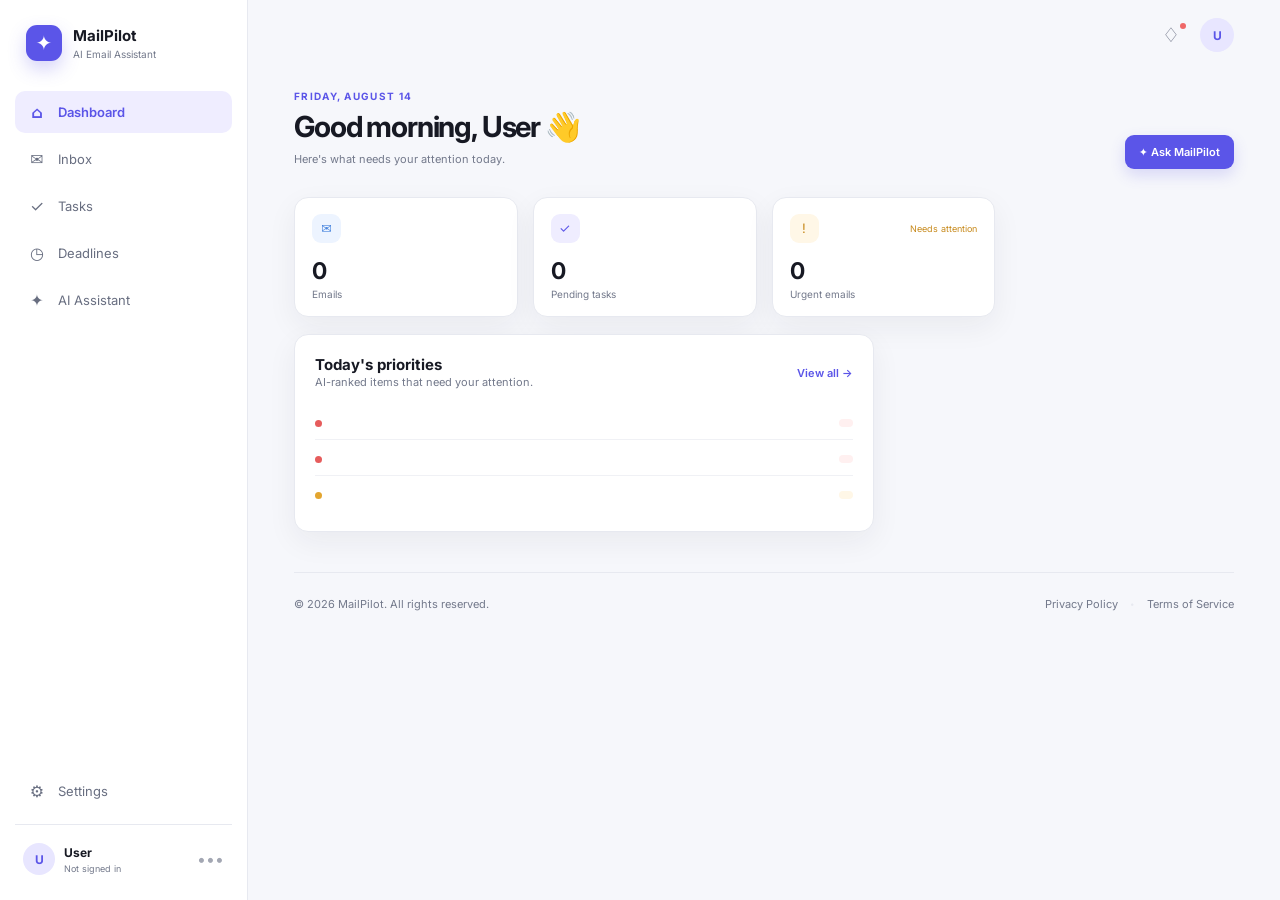
<file: InboxAI_frontend/index.html>
<!DOCTYPE html>
<html lang="en">
<head>
  <meta charset="UTF-8">
  <meta name="google-site-verification" content="tczHTv8WbBc2ohJzLYMNwss6LlOpubU6z75DP9boVTQ" />
  <meta name="viewport" content="width=device-width, initial-scale=1.0">
  <title>MailPilot — AI Email Assistant</title>
  <link rel="stylesheet" href="style.css">
  <link rel="preconnect" href="https://fonts.googleapis.com">
  <link rel="preconnect" href="https://fonts.gstatic.com" crossorigin>
  <link href="https://fonts.googleapis.com/css2?family=Inter:wght@400;500;600;700&display=swap" rel="stylesheet">
</head>
<body>
  <div class="app-shell">
    <aside class="sidebar">
      <div class="brand">
        <div class="brand-icon">✦</div>
        <div>
          <strong>MailPilot</strong>
          <span>AI Email Assistant</span>
        </div>
      </div>

      <nav class="nav">
        <button class="nav-item active" data-page="dashboard"><span>⌂</span> Dashboard</button>
        <button class="nav-item" data-page="inbox"><span>✉</span> Inbox </button>
        <button class="nav-item" data-page="tasks"><span>✓</span> Tasks </button>
        <button class="nav-item" data-page="deadlines"><span>◷</span> Deadlines</button>
        <button class="nav-item" data-page="assistant"><span>✦</span> AI Assistant</button>
      </nav>

      <div class="sidebar-bottom">
        <button class="nav-item" data-page="settings"><span>⚙</span> Settings</button>
        <div class="profile">
  <div class="avatar" id="userAvatar">U</div>

  <div>
    <strong class="user-name">User</strong>
    <span class="user-email">Loading...</span>
  </div>

  <button class="logout-btn" id="logoutBtn" type="button">Log out</button>
  <span class="dots">•••</span>
</div>
      </div>
    </aside>

    <main class="main">
      <header class="topbar">
        <div class="mobile-brand">✦ MailPilot</div>
        <div class="top-actions">
          <button class="icon-btn" title="Notifications">♢<i></i></button>
          <div class="top-avatar" id="topAvatar">U</div>
        </div>
      </header>

      <section id="dashboard" class="page active-page">
        <div class="page-heading">
          <div>
            <p class="eyebrow">FRIDAY, AUGUST 14</p>
            <h1>Good morning, <span class="user-name">User</span> <span>👋</span></h1>
            <p class="muted">Here's what needs your attention today.</p>
          </div>
          <button class="primary-btn" data-page-target="assistant">✦ Ask MailPilot</button>
        </div>

        <div class="stats-grid">
          <div class="stat-card"><div class="stat-top"><span class="stat-icon blue">✉</span></div><strong id="email-count">0</strong><span>Emails</span></div>
          <div class="stat-card"><div class="stat-top"><span class="stat-icon purple">✓</span></div><strong id="pending_tasks">0</strong><span>Pending tasks</span></div>
          <div class="stat-card"><div class="stat-top"><span class="stat-icon orange">!</span><span class="trend warning">Needs attention</span></div><strong id="urgent-emails">0</strong><span>Urgent emails</span></div>
          <!-- <div class="stat-card"><div class="stat-top"><span class="stat-icon green">◷</span><span class="trend">Next: tomorrow</span></div><strong>4</strong><span>Upcoming deadlines</span></div> -->
        </div>

        <div class="content-grid">
          <div class="panel">
            <div class="panel-head"><div><h2>Today's priorities</h2><p class="muted">AI-ranked items that need your attention.</p></div><button class="text-btn" data-page-target="tasks">View all →</button></div>
            <div class="priority-list">
              <div class="priority-item"><span class="priority-dot high"></span><div><strong></strong><p></p></div><span class="tag red"></span></div>
              <div class="priority-item"><span class="priority-dot high"></span><div><strong></strong><p></p></div><span class="tag red"></span></div>
              <div class="priority-item"><span class="priority-dot medium"></span><div><strong></strong><p></p></div><span class="tag amber"></span></div>
            </div>
          </div>

          <!-- <div class="panel ai-card">
            <div class="ai-glow"></div>
            <div class="ai-header"><div class="ai-logo">✦</div><div><h2>MailPilot insight</h2><p>Based on your inbox today</p></div></div>
            <p class="insight">You have <strong>3 urgent emails</strong> and <strong>2 deadlines</strong> coming up. I recommend replying to the internship email first.</p>
            <button class="secondary-btn" data-page-target="assistant">Ask about my inbox →</button>
          </div> -->
        </div>
      </section>

      <section id="inbox" class="page">
        <div class="page-heading compact">
          <div>
            <p class="eyebrow">YOUR MAIL</p>
            <h1>Inbox <span class="badge-coming-soon">✨ Live Sync (Coming Soon)</span></h1>
            <p class="muted" id="inboxSubtitle">0 messages · no pending items</p>
          </div>
          <div style="display:flex; gap:8px;">
            <button class="secondary-btn feature-badge-btn" id="connectGmailBtn">🔌 Connect Gmail</button>
            <button class="primary-btn" data-page-target="assistant">✦ Ask AI</button>
          </div>
        </div>

        <!-- <div class="future-features-banner">
          <div class="future-icon">🚀</div>
          <div>
            <strong>Future Inbox Features (v2.0 Roadmap)</strong>
            <p>Real-time Gmail OAuth sync, automated AI reply drafting, and multi-inbox smart rules are coming soon!</p>
          </div>
          <span class="tag-soon">Coming Soon</span>
        </div> -->

        <div class="search-row"><div class="search-box">⌕ <input id="emailSearch" placeholder="Search emails..."></div><button class="filter-btn">☷ Filter</button></div>
        <div class="panel email-list" id="emailList">
          <!-- Real user emails and AI analyzed items appear here dynamically -->
        </div>
      </section>

      <section id="tasks" class="page">
        <div class="page-heading compact"><div><p class="eyebrow">ACTION ITEMS</p><h1>Tasks</h1><p class="muted">Tasks automatically extracted from your emails.</p></div></div>
        <div class="task-columns">
          <div class="panel">
              <div class="panel-head">
                  <h2>To do <span class="count" id="todo-count">0</span></h2>
              </div>

              <div id="todo-list">
                  <!-- Tasks will appear here -->
              </div>
          </div>
          <div class="panel">
            <div class="panel-head"><h2>Completed <span class="count" id="completed-count">0</span></h2></div>
            <div id="completed-list">
              <!-- Completed tasks will appear here dynamically -->
            </div>
          </div>
        </div>
      </section>

      <section id="deadlines" class="page">
        <div class="page-heading compact"><div><p class="eyebrow">TIME SENSITIVE</p><h1>Deadlines</h1><p class="muted">Upcoming dates detected from your emails.</p></div></div>
        <div class="deadline-grid" id="deadlineGrid">
          <!-- Dynamic deadlines sorted by priority will appear here -->
        </div>
      </section>

      <section id="assistant" class="page">
        <div class="page-heading compact"><div><p class="eyebrow">YOUR AI COPILOT</p><h1>AI Assistant</h1><p class="muted">Ask questions about your inbox and tasks.</p></div></div>
        <div class="chat-shell panel">
          <div class="chat-messages" id="chatMessages">
            <div class="message ai"><div class="chat-avatar">✦</div><div><span class="message-name">MailPilot</span><div class="bubble">Hi <span class="user-name">User</span>! I'm your MailPilot assistant.</div></div></div>
            
            <!-- <div class="quick-prompts"><button>What needs my attention today?</button><button>Show my urgent emails</button><button>What tasks are due tomorrow?</button></div> -->
          </div>
          <form class="chat-input" id="chatForm"><input id="chatInput" autocomplete="off" placeholder="Ask MailPilot anything..."><button type="submit">➤</button></form>
        </div>
      </section>

      <!-- <section id="settings" class="page">
        <div class="page-heading compact"><div><p class="eyebrow">PREFERENCES</p><h1>Settings</h1><p class="muted">Manage your MailPilot experience.</p></div></div>
        <div class="panel settings-panel">
          <div class="setting-row"><div><strong>AI priority detection</strong><p>Let MailPilot identify urgent messages automatically.</p></div><label class="switch"><input type="checkbox" checked><span></span></label></div>
          <div class="setting-row"><div><strong>Task extraction</strong><p>Automatically create tasks from email requests and deadlines.</p></div><label class="switch"><input type="checkbox" checked><span></span></label></div>
          <div class="setting-row"><div><strong>Daily inbox summary</strong><p>Get a morning summary of important emails and tasks.</p></div><label class="switch"><input type="checkbox" checked><span></span></label></div>
        </div>
      </section> -->

      <footer class="app-footer">
        <span>© 2026 MailPilot. All rights reserved.</span>
        <div class="footer-links">
          <a href="/privacy-policy" class="footer-link">Privacy Policy</a>
          <span class="footer-divider">•</span>
          <a href="/terms" class="footer-link">Terms of Service</a>
        </div>
      </footer>
    </main>
  </div>
  <script src="script.js"></script>
</body>
</html>
</file>
<file: InboxAI_frontend/style.css>
:root {
  --bg: #f6f7fb;
  --surface: #ffffff;
  --surface-2: #f9fafc;
  --border: #e7e9f0;
  --text: #171923;
  --muted: #73798b;
  --primary: #5b55e8;
  --primary-dark: #4842d1;
  --purple-soft: #efedff;
  --red: #e05252;
  --red-soft: #fff0f0;
  --amber: #c7891b;
  --amber-soft: #fff7e7;
  --green: #2c9a67;
  --shadow: 0 10px 30px rgba(31, 35, 50, .06);
}
* { box-sizing: border-box; }
body { margin: 0; font-family: Inter, system-ui, sans-serif; color: var(--text); background: var(--bg); }
button, input { font: inherit; }
button { cursor: pointer; }
.app-shell { min-height: 100vh; display: flex; }
.sidebar { width: 248px; position: fixed; inset: 0 auto 0 0; background: var(--surface); border-right: 1px solid var(--border); padding: 25px 15px; display: flex; flex-direction: column; z-index: 5; }
.brand { display: flex; gap: 11px; align-items: center; padding: 0 11px 30px; }
.brand-icon { width: 36px; height: 36px; border-radius: 11px; display: grid; place-items: center; background: var(--primary); color: white; font-size: 20px; box-shadow: 0 8px 18px rgba(91,85,232,.25); }
.brand strong { display: block; font-size: 15px; }
.brand span { display: block; font-size: 10px; color: var(--muted); margin-top: 3px; }
.nav { display: grid; gap: 5px; }
.nav-item { border: 0; background: transparent; color: #686e80; text-align: left; padding: 11px 13px; border-radius: 10px; display: flex; align-items: center; gap: 12px; font-size: 13px; transition: .2s; }
.nav-item:hover { background: var(--surface-2); color: var(--text); }
.nav-item.active { background: var(--purple-soft); color: var(--primary); font-weight: 600; }
.nav-item span { width: 18px; text-align: center; font-size: 16px; }
.nav-item b { margin-left: auto; font-size: 10px; background: #f0f1f5; color: #777d8e; padding: 3px 7px; border-radius: 10px; }
.sidebar-bottom { margin-top: auto; }
.profile { border-top: 1px solid var(--border); padding: 18px 8px 0; margin-top: 12px; display: flex; align-items: center; gap: 9px; }
.avatar, .top-avatar, .chat-avatar { display: grid; place-items: center; border-radius: 50%; background: #e8e6ff; color: var(--primary); font-weight: 700; }
.avatar { width: 32px; height: 32px; font-size: 12px; }
.profile strong { display: block; font-size: 12px; }
.profile span:not(.dots) { display: block; font-size: 9px; color: var(--muted); margin-top: 3px; }
.logout-btn { border: 0; background: transparent; color: var(--muted); font-size: 9px; padding: 4px; cursor: pointer; }
.logout-btn:hover { color: var(--red); }
.dots { margin-left: auto; color: #a3a7b3; }
.main { margin-left: 248px; width: calc(100% - 248px); padding: 0 46px 50px; }
.topbar { height: 70px; display: flex; justify-content: flex-end; align-items: center; }
.top-actions { display: flex; align-items: center; gap: 14px; }
.icon-btn { position: relative; border: 0; background: transparent; font-size: 20px; color: #72778a; }
.icon-btn i { position: absolute; width: 6px; height: 6px; border-radius: 50%; background: #ef6868; top: 1px; right: 0; }
.top-avatar { width: 34px; height: 34px; font-size: 12px; }
.mobile-brand { display: none; }
.page { display: none; max-width: 1180px; margin: auto; }
.active-page { display: block; }
.page-heading { display: flex; justify-content: space-between; align-items: end; gap: 20px; margin: 20px 0 28px; }
.page-heading.compact { margin-bottom: 25px; }
.eyebrow { font-size: 10px; letter-spacing: .13em; font-weight: 700; color: var(--primary); margin: 0 0 7px; }
h1 { font-size: 29px; letter-spacing: -.04em; margin: 0 0 7px; }
h2 { font-size: 15px; margin: 0; }
h3 { font-size: 14px; margin: 7px 0; }
.muted { color: var(--muted); font-size: 11px; margin: 0; line-height: 1.6; }
.primary-btn, .secondary-btn, .text-btn, .filter-btn { border: 0; border-radius: 9px; padding: 10px 14px; font-size: 11px; font-weight: 600; }
.primary-btn { background: var(--primary); color: white; box-shadow: 0 6px 15px rgba(91,85,232,.2); }
.primary-btn:hover { background: var(--primary-dark); }
.secondary-btn, .filter-btn { background: var(--surface); color: var(--primary); border: 1px solid #dddafa; }
.text-btn { background: transparent; color: var(--primary); padding-right: 0; }
.stats-grid { display: grid; grid-template-columns: repeat(4, 1fr); gap: 15px; margin-bottom: 17px; }
.stat-card, .panel { background: var(--surface); border: 1px solid var(--border); border-radius: 14px; box-shadow: var(--shadow); }
.stat-card { padding: 16px 17px; }
.stat-top { display: flex; justify-content: space-between; align-items: center; margin-bottom: 14px; }
.stat-icon { width: 29px; height: 29px; display: grid; place-items: center; border-radius: 9px; font-size: 13px; }
.blue { background: #edf4ff; color: #4b87df; } .purple { background: var(--purple-soft); color: var(--primary); } .orange { background: var(--amber-soft); color: var(--amber); } .green { background: #eaf8f1; color: var(--green); }
.stat-card > strong { display: block; font-size: 23px; letter-spacing: -.04em; }
.stat-card > span:last-child { display: block; color: var(--muted); font-size: 10px; margin-top: 3px; }
.trend { font-size: 9px; color: var(--green); } .trend.warning { color: var(--amber); }
.content-grid { display: grid; grid-template-columns: 1.35fr .8fr; gap: 17px; margin-bottom: 17px; }
.panel { padding: 20px; }
.panel-head { display: flex; justify-content: space-between; align-items: center; gap: 15px; margin-bottom: 16px; }
.priority-list { display: grid; gap: 3px; }
.priority-item { display: grid; grid-template-columns: 8px 1fr auto; gap: 12px; align-items: center; padding: 12px 0; border-bottom: 1px solid #f0f1f5; }
.priority-item:last-child { border-bottom: 0; }
.priority-dot { width: 7px; height: 7px; border-radius: 50%; }
.priority-dot.high { background: #e65c5c; } .priority-dot.medium { background: #e3a52f; }
.priority-item strong { font-size: 11px; display: block; } .priority-item p { font-size: 9px; color: var(--muted); margin: 4px 0 0; }
.tag { font-size: 8px; font-weight: 700; border-radius: 20px; padding: 4px 7px; white-space: nowrap; }
.tag.red { color: var(--red); background: var(--red-soft); } .tag.amber { color: var(--amber); background: var(--amber-soft); }
.ai-card { position: relative; overflow: hidden; background: linear-gradient(145deg, #f7f6ff, #fff); }
.ai-glow { position: absolute; width: 130px; height: 130px; border-radius: 50%; background: #e5e2ff; filter: blur(20px); right: -40px; top: -50px; opacity: .8; }
.ai-header { display: flex; gap: 10px; align-items: center; position: relative; }
.ai-logo { width: 32px; height: 32px; border-radius: 10px; background: var(--primary); color: white; display: grid; place-items: center; }
.ai-header p { margin: 3px 0 0; font-size: 9px; color: var(--muted); }
.insight { font-size: 11px; line-height: 1.8; color: #555b6d; margin: 18px 0; position: relative; }
.recent-panel { padding-bottom: 5px; }
.email-table { margin: 0 -5px; }
.email-row { display: grid; grid-template-columns: 34px 1.1fr 2fr auto 60px; gap: 12px; align-items: center; padding: 13px 7px; border-top: 1px solid #f0f1f5; }
.sender-avatar { width: 32px; height: 32px; border-radius: 10px; display: grid; place-items: center; font-size: 11px; font-weight: 700; }
.purple-bg { background: #eeebff; color: #675fe3; } .blue-bg { background: #e8f2ff; color: #4a82d7; } .green-bg { background: #e9f8f0; color: #2b9363; }
.email-main strong, .email-main span { display: block; } .email-main strong { font-size: 10px; } .email-main span { color: #555b6c; font-size: 10px; margin-top: 3px; }
.email-preview { color: var(--muted); font-size: 9px; overflow: hidden; white-space: nowrap; text-overflow: ellipsis; }
.email-time { color: var(--muted); font-size: 8px; text-align: right; }
.email-card { display: flex; gap: 13px; padding: 17px; border-bottom: 1px solid #f0f1f5; transition: .2s; }
.email-card:hover { background: var(--surface-2); }
.email-card:last-child { border-bottom: 0; }
.email-body { flex: 1; min-width: 0; }
.email-line { display: flex; justify-content: space-between; font-size: 10px; color: var(--muted); }
.email-line strong { color: var(--text); }
.email-body p { font-size: 10px; color: var(--muted); margin: 0; line-height: 1.6; }
.email-meta { display: flex; gap: 13px; margin-top: 10px; font-size: 8px; color: var(--muted); align-items: center; }
.search-row { display: flex; gap: 9px; margin-bottom: 13px; }
.search-box { flex: 1; background: var(--surface); border: 1px solid var(--border); border-radius: 9px; padding: 10px 13px; color: #9ca1af; }
.search-box input { border: 0; outline: 0; margin-left: 7px; width: 90%; font-size: 11px; }
.email-list { padding: 0; }
.empty-feature { background: var(--surface); border: 1px solid var(--border); border-radius: 14px; padding: 70px 20px; text-align: center; box-shadow: var(--shadow); }
.big-icon { width: 52px; height: 52px; border-radius: 16px; background: var(--purple-soft); color: var(--primary); display: grid; place-items: center; margin: 0 auto 15px; font-size: 22px; }
.empty-feature h2 { font-size: 17px; margin-bottom: 7px; }
.empty-feature p { color: var(--muted); font-size: 10px; margin-bottom: 20px; }
.task-columns { display: grid; grid-template-columns: 1fr 1fr; gap: 17px; }
.count { background: #f0f1f5; color: var(--muted); padding: 3px 7px; border-radius: 10px; font-size: 9px; margin-left: 5px; }
.task { display: flex; gap: 10px; align-items: center; border-top: 1px solid #f0f1f5; padding: 14px 0; }
.task input { accent-color: var(--primary); }
.task > div { flex: 1; }
.task strong { display: block; font-size: 10px; } .task p { color: var(--muted); font-size: 8px; margin: 4px 0 0; }
.delete-task-btn { border: 0; background: transparent; color: var(--red); padding: 5px; font-size: 15px; line-height: 1; opacity: .85; }
.delete-task-btn:hover { opacity: 1; background: var(--red-soft); border-radius: 6px; }
.delete-task-btn:disabled { cursor: wait; opacity: .45; }
.task.done strong { text-decoration: line-through; color: #9da1ad; }
.deadline-grid { display: grid; grid-template-columns: repeat(3, 1fr); gap: 15px; }
.deadline-card { padding: 22px; border-radius: 14px; border: 1px solid var(--border); background: var(--surface); box-shadow: var(--shadow); position: relative; }
.deadline-card span.date-tag { color: var(--primary); font-size: 10px; font-weight: 700; }
.deadline-card strong { display: block; margin: 12px 0 6px; font-size: 13px; }
.deadline-card p { color: var(--muted); font-size: 9px; margin: 0; line-height: 1.5; }
.deadline-card.urgent, .deadline-card.high-priority { border-left: 4px solid var(--red); }
.deadline-card.medium-priority { border-left: 4px solid var(--amber); }
.deadline-card.low-priority { border-left: 4px solid var(--green); }
.deadline-card-top { display: flex; justify-content: space-between; align-items: center; }
.empty-deadlines { grid-column: 1 / -1; text-align: center; padding: 60px 20px; background: var(--surface); border: 1px solid var(--border); border-radius: 14px; color: var(--muted); font-size: 11px; }
.chat-shell { padding: 0; overflow: hidden; height: 610px; display: flex; flex-direction: column; }
.chat-messages { flex: 1; padding: 25px; overflow-y: auto; }
.message { display: flex; gap: 10px; margin-bottom: 18px; max-width: 80%; }
.message.user { margin-left: auto; flex-direction: row-reverse; }
.chat-avatar { width: 30px; height: 30px; flex: 0 0 30px; background: var(--primary); color: white; font-size: 12px; }
.message-name { display: block; font-size: 9px; color: var(--muted); margin: 0 0 5px; }
.bubble { padding: 11px 13px; background: #f4f3ff; border-radius: 5px 12px 12px 12px; font-size: 10px; line-height: 1.7; }
.user .bubble { background: var(--primary); color: white; border-radius: 12px 5px 12px 12px; }
.quick-prompts { display: flex; flex-wrap: wrap; gap: 7px; margin: 25px 0 0 40px; }
.quick-prompts button { border: 1px solid #dddafa; background: white; color: #6660ca; border-radius: 20px; padding: 8px 10px; font-size: 8px; }
.chat-input { display: flex; gap: 8px; padding: 14px; border-top: 1px solid var(--border); }
.chat-input input { flex: 1; border: 1px solid var(--border); border-radius: 9px; outline: none; padding: 11px 13px; font-size: 10px; }
.chat-input button { width: 39px; border: 0; border-radius: 9px; background: var(--primary); color: white; }
.settings-panel { max-width: 760px; }
.setting-row { display: flex; justify-content: space-between; gap: 20px; padding: 20px 0; border-bottom: 1px solid #f0f1f5; }
.setting-row:last-child { border: 0; }
.setting-row strong { font-size: 11px; } .setting-row p { color: var(--muted); font-size: 9px; margin: 5px 0 0; }
.switch input { display: none; }
.switch span { display: block; width: 38px; height: 21px; background: #d7d9e2; border-radius: 20px; position: relative; }
.switch span:after { content: ""; width: 15px; height: 15px; background: white; border-radius: 50%; position: absolute; top: 3px; left: 3px; transition: .2s; box-shadow: 0 1px 3px #aaa; }
.switch input:checked + span { background: var(--primary); }
.switch input:checked + span:after { transform: translateX(17px); }

@media (max-width: 900px) {
  .sidebar { width: 205px; } .main { margin-left: 205px; width: calc(100% - 205px); padding: 0 25px 40px; }
  .stats-grid { grid-template-columns: repeat(2, 1fr); } .content-grid { grid-template-columns: 1fr; }
}
@media (max-width: 680px) {
  .sidebar { width: 62px; padding: 18px 8px; } .brand { padding: 0 5px 25px; } .brand > div:last-child, .nav-item:not(.active) b, .nav-item { font-size: 0; } .nav-item { justify-content: center; padding: 12px; } .nav-item span { font-size: 17px; } .nav-item.active { font-size: 0; } .profile > div:not(.avatar), .dots { display: none; } .profile { justify-content: center; padding-left: 0; padding-right: 0; }
  .main { margin-left: 62px; width: calc(100% - 62px); padding: 0 13px 30px; } .topbar { height: 58px; } .mobile-brand { display: block; margin-right: auto; font-weight: 700; font-size: 13px; }
  .page-heading { align-items: flex-start; flex-direction: column; } .stats-grid { grid-template-columns: 1fr 1fr; gap: 9px; } .stat-card { padding: 13px; } .stat-card > strong { font-size: 20px; } .email-row { grid-template-columns: 32px 1fr auto; } .email-preview { display: none; } .email-row .tag { display: none; } .task-columns, .deadline-grid { grid-template-columns: 1fr; } h1 { font-size: 24px; } .chat-shell { height: 560px; }
}

/* Coming Soon Badges & Banners */
.badge-coming-soon {
  display: inline-block;
  font-size: 10px;
  font-weight: 600;
  color: var(--primary);
  background: var(--purple-soft);
  padding: 3px 9px;
  border-radius: 12px;
  margin-left: 8px;
  vertical-align: middle;
  border: 1px solid #dddafa;
}
.future-features-banner {
  background: linear-gradient(135deg, #f0efff, #f7f6ff);
  border: 1px dashed var(--primary);
  border-radius: 12px;
  padding: 14px 18px;
  margin-bottom: 15px;
  display: flex;
  align-items: center;
  gap: 14px;
}
.future-icon {
  font-size: 22px;
}
.future-features-banner strong {
  display: block;
  font-size: 12px;
  color: var(--primary-dark);
}
.future-features-banner p {
  margin: 3px 0 0;
  font-size: 10px;
  color: var(--muted);
}
.tag-soon {
  margin-left: auto;
  font-size: 9px;
  font-weight: 700;
  background: var(--primary);
  color: white;
  padding: 4px 9px;
  border-radius: 12px;
  white-space: nowrap;
}
.feature-badge-btn {
  opacity: 0.85;
  cursor: not-allowed;
  background: #f0f1f5;
  color: #777d8e;
  border: 1px solid var(--border);
  font-size: 10px;
}

/* Thinking Indicator Loading Spinner */
.thinking-message .bubble {
  display: flex;
  align-items: center;
  gap: 10px;
  background: #f4f3ff;
  color: var(--primary-dark);
  font-weight: 500;
}
.thinking-dots {
  display: flex;
  align-items: center;
  gap: 4px;
}
.thinking-dot {
  width: 6px;
  height: 6px;
  border-radius: 50%;
  background: var(--primary);
  animation: thinkingBounce 1.4s infinite ease-in-out both;
}
.thinking-dot:nth-child(1) { animation-delay: -0.32s; }
.thinking-dot:nth-child(2) { animation-delay: -0.16s; }

@keyframes thinkingBounce {
  0%, 80%, 100% { transform: scale(0.3); opacity: 0.4; }
  40% { transform: scale(1); opacity: 1; }
}

.chat-input button.loading {
  position: relative;
  pointer-events: none;
  opacity: 0.8;
}
.chat-input button.loading span {
  display: none;
}

.chat-input button.loading::after {
  content: "";
  width: 12px;
  height: 12px;
  border: 2px solid white;
  border-top-color: transparent;
  border-radius: 50%;
  animation: spin 0.8s linear infinite;
  display: inline-block;
}
@keyframes spin {
  to { transform: rotate(360deg); }
}

/* Website Footer */
.app-footer {
  max-width: 1180px;
  margin: 40px auto 0;
  padding: 24px 0 10px;
  border-top: 1px solid var(--border);
  display: flex;
  justify-content: space-between;
  align-items: center;
  font-size: 11px;
  color: var(--muted);
}
.app-footer a {
  color: var(--muted);
  text-decoration: none;
  transition: color .2s;
}
.app-footer a:hover {
  color: var(--primary);
}
.footer-links {
  display: flex;
  align-items: center;
  gap: 12px;
}
.footer-divider {
  color: var(--border);
  font-size: 8px;
}

/* Legal Pages (Privacy Policy & Terms of Service) */
.legal-page-body {
  margin: 0;
  font-family: Inter, system-ui, sans-serif;
  color: var(--text);
  background: var(--bg);
  min-height: 100vh;
  display: flex;
  flex-direction: column;
}
.legal-header {
  background: var(--surface);
  border-bottom: 1px solid var(--border);
  position: sticky;
  top: 0;
  z-index: 10;
}
.legal-header-inner {
  max-width: 860px;
  margin: 0 auto;
  padding: 16px 20px;
  display: flex;
  justify-content: space-between;
  align-items: center;
}
.legal-brand-link {
  display: flex;
  gap: 11px;
  align-items: center;
  text-decoration: none;
  color: var(--text);
}
.legal-brand-link strong {
  display: block;
  font-size: 15px;
}
.legal-brand-link span {
  display: block;
  font-size: 10px;
  color: var(--muted);
  margin-top: 2px;
}
.legal-back-btn {
  display: inline-flex;
  align-items: center;
  gap: 6px;
  background: var(--surface);
  color: var(--primary);
  border: 1px solid #dddafa;
  border-radius: 9px;
  padding: 8px 14px;
  font-size: 11px;
  font-weight: 600;
  text-decoration: none;
  transition: .2s;
}
.legal-back-btn:hover {
  background: var(--purple-soft);
}
.legal-container {
  flex: 1;
  max-width: 860px;
  width: 100%;
  margin: 32px auto 40px;
  padding: 0 20px;
}
.legal-card {
  padding: 40px 48px;
}
.legal-card h1 {
  font-size: 28px;
  margin: 6px 0 10px;
  letter-spacing: -.03em;
}
.legal-card .eyebrow {
  margin: 0 0 6px;
}
.legal-updated {
  font-size: 12px;
  color: var(--muted);
  margin: 0 0 24px;
  padding-bottom: 18px;
  border-bottom: 1px solid var(--border);
}
.legal-intro {
  font-size: 13px;
  line-height: 1.7;
  color: #333745;
  margin-bottom: 24px;
}
.legal-card h2 {
  font-size: 16px;
  font-weight: 700;
  margin: 28px 0 10px;
  color: var(--text);
}
.legal-card h3 {
  font-size: 13px;
  font-weight: 600;
  margin: 16px 0 6px;
  color: var(--text);
}
.legal-card p {
  font-size: 13px;
  line-height: 1.7;
  color: #3d4251;
  margin: 0 0 12px;
}
.legal-card ul {
  margin: 0 0 16px;
  padding-left: 20px;
  font-size: 13px;
  line-height: 1.7;
  color: #3d4251;
}
.legal-card li {
  margin-bottom: 4px;
}
.legal-card a {
  color: var(--primary);
  text-decoration: none;
}
.legal-card a:hover {
  text-decoration: underline;
}
.legal-footer {
  max-width: 860px;
  margin: 0 auto;
  padding: 24px 20px 40px;
  width: 100%;
}

@media (max-width: 680px) {
  .legal-card {
    padding: 24px 20px;
  }
  .app-footer {
    flex-direction: column;
    gap: 10px;
    text-align: center;
  }
}
</file>
